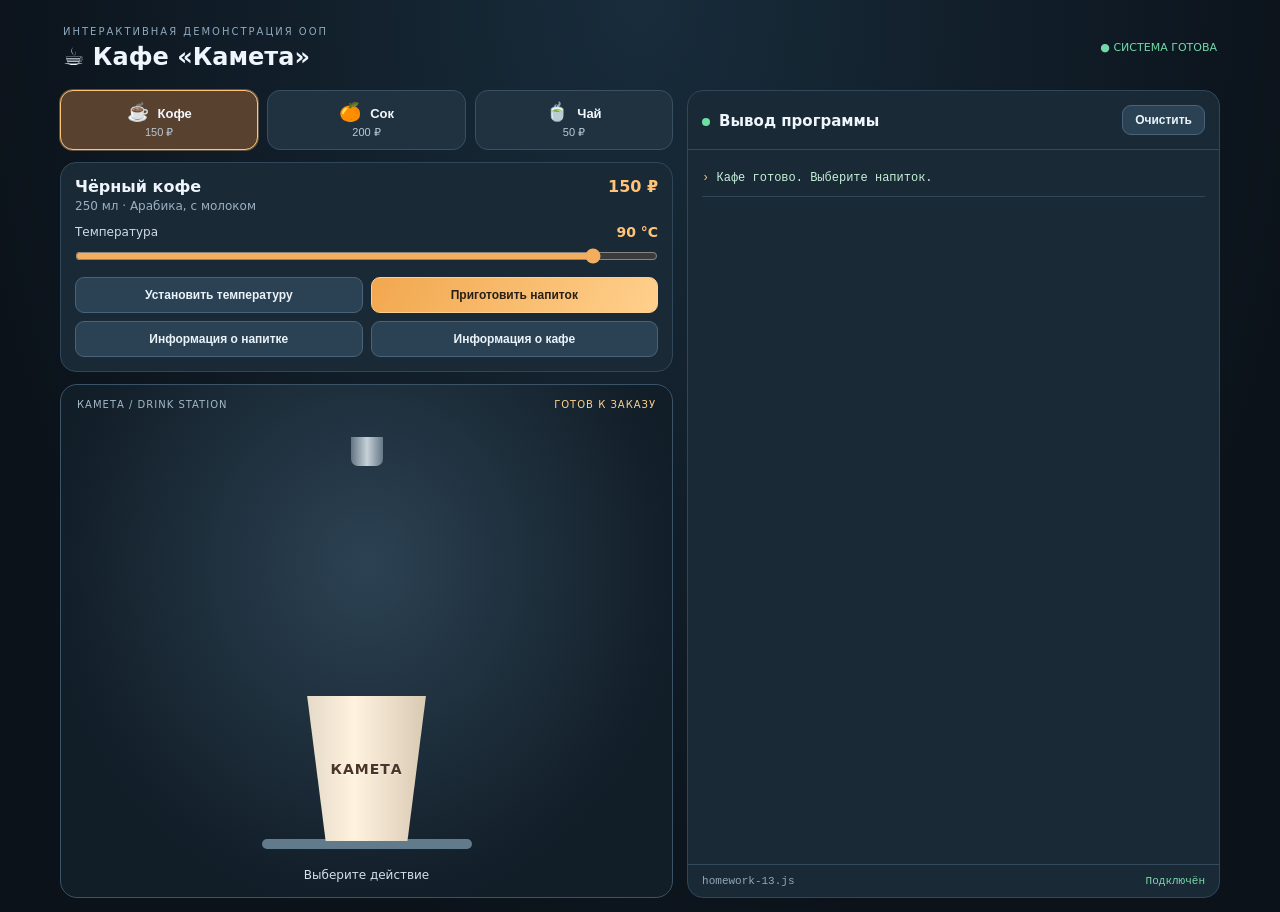
<file: cafe-test/index.html>
<!doctype html><html lang="ru"><head><meta charset="UTF-8"><meta name="viewport" content="width=device-width, initial-scale=1"><title>Кафе Камета</title><link rel="stylesheet" href="style.css"></head><body>
<main class="app"><header><div><span class="eyebrow">ИНТЕРАКТИВНАЯ ДЕМОНСТРАЦИЯ ООП</span><h1>☕ Кафе «Камета»</h1></div><span class="status-online">● СИСТЕМА ГОТОВА</span></header>
<div class="layout"><section class="left"><div class="menu" aria-label="Выбор напитка"><button data-drink="coffee" class="selected">☕ <b>Кофе</b><small>150 ₽</small></button><button data-drink="juice">🍊 <b>Сок</b><small>200 ₽</small></button><button data-drink="tea">🍵 <b>Чай</b><small>50 ₽</small></button></div>
<div class="controls"><div class="line"><strong id="drink-name">Чёрный кофе</strong><strong id="drink-price">150 ₽</strong></div><div class="subline">250 мл · <span id="drink-details">Арабика, с молоком</span></div><div class="line temp"><label for="temperature">Температура</label><strong><span id="temp-value">90</span> °C</strong></div><input id="temperature" type="range" min="0" max="100" value="90"><div class="buttons"><button id="set-temperature">Установить температуру</button><button class="accent" id="order">Приготовить напиток</button><button id="show-info">Информация о напитке</button><button id="cafe-info">Информация о кафе</button></div></div>
<div class="machine" id="machine"><div class="machine-head"><span>КАМЕТА / DRINK STATION</span><span id="machine-stage">ГОТОВ К ЗАКАЗУ</span></div><div class="nozzle"></div><div class="pour" id="pour"></div><div class="steam steam1"></div><div class="steam steam2"></div><div class="cup"><div class="liquid" id="liquid"></div><div class="cup-label">КАМЕТА</div></div><div class="shelf"></div><div class="machine-bottom" id="machine-message">Выберите напиток и нажмите «Приготовить»</div></div></section>
<section class="console"><div class="console-head"><div><span class="terminal-dot"></span><strong>Вывод программы</strong></div><button id="clear">Очистить</button></div><div class="console-content" id="log" aria-live="polite"></div><div class="console-foot">homework-13.js <span id="connection">Проверка подключения…</span></div></section></div></main>
<script src="../homework-13.js"></script><script src="app.js"></script></body></html>
</file>
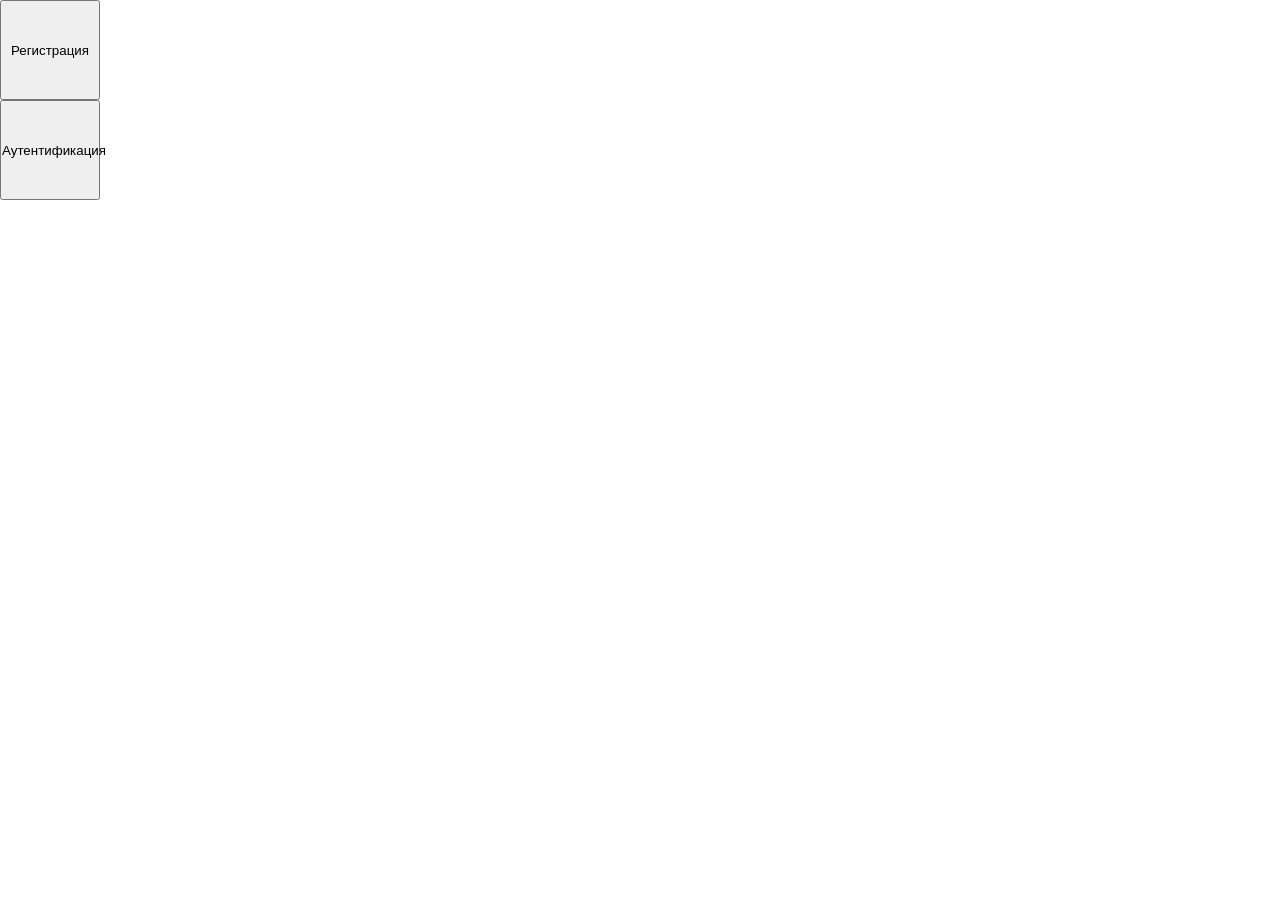
<file: homework-modal/homework-modal/index.html>
<!DOCTYPE html>
<html lang="en">
<head>
  <meta charset="UTF-8">
  <meta name="viewport" content="width=device-width, initial-scale=1.0">
  <title>Document</title>
  <link rel="stylesheet" href="style.css">
</head>
<body>
  <div class="overlay" id="overlay"></div>

  <button class="button" id="registration-button">Регистрация</button>
  <button class="button" id="auth-button">Аутентификация</button>

  <div id="registration-modal" class="modal">
    <button id="modal-close-button" class="modal-close-button">X</button>
    <h1>Регистрация</h1>
    <span>Пароль</span>
    <span>Повторите пароль</span>
    <span>Логин</span>
    <span>Почта</span>
  </div>

  <div id="auth-modal" class="modal">
    <button id="modal-close-button" class="modal-close-button">X</button>
    <h1>Аутентификация</h1>
    <p>Логин</p>
    <p>Пароль</p>
  </div>

  <script type="module" src="script.js"></script>
</body>
</html>
</file>
<file: cafe-test/style.css>
:root{font-family:system-ui,-apple-system,Segoe UI,sans-serif;color:#eef5fc;background:#0b121a}*{box-sizing:border-box}body{margin:0;padding:14px;background:radial-gradient(ellipse at 50% 0,#182c3b,#0b121a 75%)}.app{max-width:1160px;margin:auto}header{display:flex;justify-content:space-between;align-items:center;padding:6px 3px 15px;gap:12px}h1{font-size:24px;margin:4px 0}.eyebrow{font-size:10px;color:#8fa9bd;letter-spacing:2px}.status-online{color:#74d8a8;font-size:11px;white-space:nowrap}.layout{display:grid;grid-template-columns:minmax(0,1.07fr) minmax(0,.93fr);gap:14px;height:calc(100dvh - 92px);min-height:510px;max-height:850px}.left{display:grid;grid-template-rows:auto auto minmax(0,1fr);gap:12px;min-width:0;min-height:0}.menu{display:grid;grid-template-columns:repeat(3,minmax(0,1fr));gap:9px}.menu button{background:#203240;border:1px solid #375062;color:#f2f7fc;border-radius:13px;padding:10px 6px;cursor:pointer;font-size:18px}.menu b{font-size:13px;margin-left:4px}.menu small{display:block;font-size:11px;color:#b9c8d4;margin-top:3px}.menu button.selected{border-color:#ffc477;background:#58412e;box-shadow:0 0 0 1px #ffc47755}.controls,.console{border:1px solid #30475a;background:#192936;border-radius:16px}.controls{padding:14px}.line{display:flex;align-items:center;justify-content:space-between;gap:8px}.line strong{font-size:16px}.line strong:last-child{color:#ffc477}.subline{font-size:12px;color:#9bb0c1;margin-top:3px}.temp{margin-top:11px}.temp label{font-size:12px;color:#d0dce6}.temp strong{font-size:14px}input[type=range]{width:100%;accent-color:#f2ae5d;margin:8px 0 13px}.buttons{display:grid;grid-template-columns:1fr 1fr;gap:8px}.buttons button,.console-head button{border:1px solid #49647a;border-radius:9px;background:#2b4254;color:#eaf3f9;padding:10px 6px;cursor:pointer;font-size:12px;font-weight:600}.buttons button:hover,.console-head button:hover{filter:brightness(1.15)}.buttons .accent{background:linear-gradient(120deg,#f2a74e,#ffd08d);border-color:#ffd08d;color:#282018}.buttons button:disabled{opacity:.5;cursor:not-allowed}.machine{position:relative;min-height:0;overflow:hidden;border:1px solid #3a5366;border-radius:17px;background:radial-gradient(ellipse at 50% 35%,#2c4253,#111d27 74%);display:flex;align-items:center;justify-content:center}.machine-head{position:absolute;top:14px;left:16px;right:16px;display:flex;justify-content:space-between;gap:10px;font-size:10px;letter-spacing:1px;color:#a3b8c7}.machine-head span:last-child{color:#ffd08d}.nozzle{position:absolute;top:52px;left:calc(50% - 16px);width:32px;height:29px;background:linear-gradient(90deg,#637482,#c6d1d8,#657787);border-radius:0 0 7px 7px;z-index:4}.pour{position:absolute;top:79px;left:calc(50% - 4px);width:8px;height:100px;background:linear-gradient(#e4b56c,#92552c);border-radius:0 0 5px 5px;opacity:0;z-index:3}.machine.brewing .pour{opacity:1;animation:pourflow .24s ease-in-out infinite alternate}@keyframes pourflow{to{width:5px;transform:translateX(1px)}}.cup{position:absolute;bottom:56px;left:calc(50% - 66px);width:132px;height:145px;clip-path:polygon(5% 0,95% 0,81% 100%,19% 100%);background:linear-gradient(90deg,#e1d7c5,#fff2df 40%,#d4c5ae);z-index:2;display:flex;align-items:center;justify-content:center}.liquid{position:absolute;bottom:0;left:0;width:100%;height:0;background:#8b5638}.machine.brewing .liquid{animation:fill 2.1s linear forwards}@keyframes fill{from{height:0}to{height:82%}}.machine.done .liquid{height:82%}.cup-label{z-index:2;font-size:14px;letter-spacing:1px;font-weight:900;color:#4a3528;text-shadow:0 1px 1px #fff7}.shelf{position:absolute;bottom:48px;width:210px;height:10px;border-radius:8px;background:#617b8c}.machine-bottom{position:absolute;bottom:15px;font-size:12px;color:#d2e1eb;text-align:center;padding:0 10px}.steam{position:absolute;bottom:198px;width:7px;height:42px;border-left:3px solid #ffffff77;border-radius:50%;opacity:0;z-index:5}.steam1{left:calc(50% - 20px)}.steam2{left:calc(50% + 17px)}.machine.done .steam{animation:steam 2s ease-in-out infinite}.machine.done .steam2{animation-delay:.5s}@keyframes steam{0%{opacity:0;transform:translateY(8px)}50%{opacity:.6}100%{opacity:0;transform:translateY(-23px)}}.console{min-width:0;min-height:0;display:flex;flex-direction:column;overflow:hidden}.console-head{padding:14px;border-bottom:1px solid #344b5d;display:flex;align-items:center;justify-content:space-between;gap:10px}.console-head strong{font-size:15px}.terminal-dot{display:inline-block;background:#6de0a4;border-radius:50%;width:8px;height:8px;margin-right:9px}.console-head button{padding:7px 12px}.console-content{flex:1;overflow:auto;padding:12px 14px;min-height:0;font:12px/1.65 Consolas,monospace;overflow-wrap:anywhere}.entry{padding:7px 0;border-bottom:1px solid #314656;color:#c5f1d8}.entry:before{content:'› ';color:#ffbd6c}.console-foot{display:flex;justify-content:space-between;gap:8px;padding:10px 14px;border-top:1px solid #344b5d;font:11px Consolas,monospace;color:#93a8b9}.console-foot span{color:#79d9ac}@media(max-width:780px){body{padding:9px}.layout{height:auto;max-height:none;min-height:0;grid-template-columns:1fr}.left{grid-template-rows:auto auto 280px}.console{height:270px}header{padding-bottom:10px}.status-online{font-size:9px}}@media(max-width:390px){.status-online{display:none}.menu b{display:block;margin:0}.menu button{padding:8px 3px}.buttons button{font-size:11px}}@media(prefers-reduced-motion:reduce){.machine.brewing .liquid{animation-duration:.01ms}.machine.brewing .pour,.machine.done .steam{animation:none}}
</file>
<file: homework-modal/homework-modal/style.css>
* {
  margin: 0;
  padding: 0;
}

.button {
  display: block;
  width: 100px;
  height: 100px;
}

.modal-close-button {
  display: block;
  position: absolute;
  top: 10px;
  right: 10px;
  border: none;
  background-color: transparent;
  cursor: pointer;
  padding: 10px;
}

.modal {
  position: absolute;
  display: none;
  top: 50%;
  left: 50%;
  transform: translate(-50%, -50%);
  width: 60rem;
  height: 50rem;
  background-color: #fff;
  border-radius: 20px;
}

.modal-showed {
  display: block;
}

.overlay {
  width: 100%;
  height: 100%;
  position: absolute;
  display: none;
  background-color: rgb(0, 0, 0, 0.6);
}

.overlay-showed {
  display: block;
}
</file>
